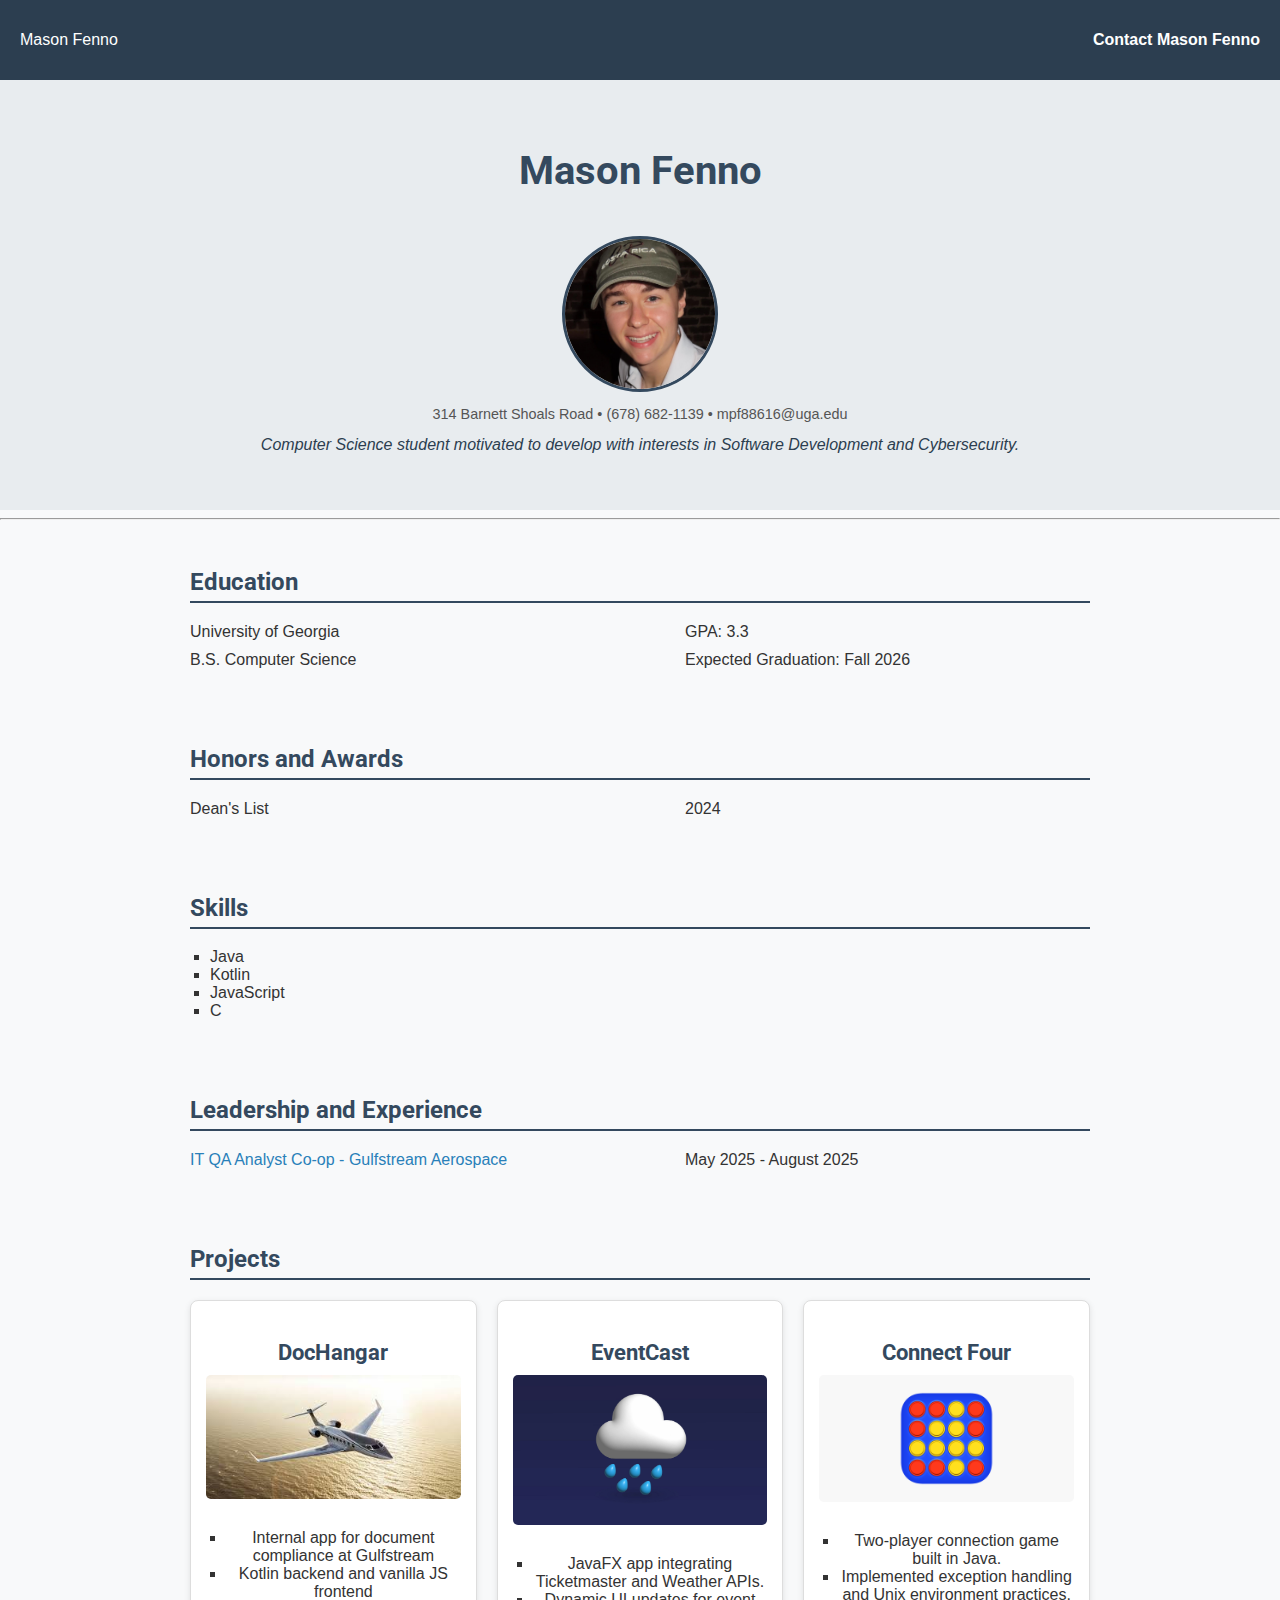
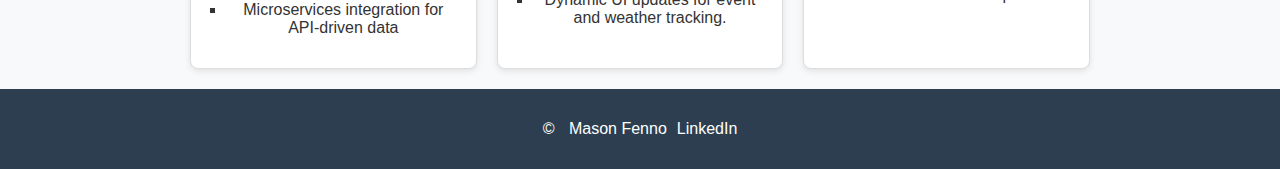
<file: index.html>
<!DOCTYPE html>
<html lang="en">
<head>
  <meta charset="UTF-8">
  <meta name="viewport" content="width=device-width, initial-scale=1.0">
  <title>Mason Fenno</title>
  <link rel="stylesheet" href="style.css">
  <link href="https://fonts.googleapis.com/css2?family=Roboto:wght@400;700&display=swap" rel="stylesheet">
</head>
<body>

  <nav>
    <p>Mason Fenno</p>
    <p><a href="contact.html">Contact Mason Fenno</a></p>
  </nav>

  <header>
    <h1>Mason Fenno</h1>
    <img src="headshot.jpg" alt="Headshot of Mason">
    <p class="address">314 Barnett Shoals Road &bull; (678) 682-1139 &bull; mpf88616@uga.edu</p>
    <p class="tagline">Computer Science student motivated to develop with interests in Software Development and Cybersecurity.</p>
  </header>

  <hr>

  <section>
    <h2>Education</h2>
    <dl>
      <dt>University of Georgia</dt>
      <dd>GPA: 3.3</dd>
      <dt>B.S. Computer Science</dt>
      <dd>Expected Graduation: Fall 2026</dd>
    </dl>
  </section>

  <section>
    <h2>Honors and Awards</h2>
    <dl>
      <dt>Dean's List</dt>
      <dd>2024</dd>
    </dl>
  </section>

  <section>
    <h2>Skills</h2>
    <ul>
      <li>Java</li>
      <li>Kotlin</li>
      <li>JavaScript</li>
      <li>C</li>
    </ul>
  </section>

  <section>
    <h2>Leadership and Experience</h2>
    <dl>
      <dt><a href="https://www.gulfstream.com/en/" target="_blank">IT QA Analyst Co-op - Gulfstream Aerospace</a></dt>
      <dd>May 2025 - August 2025</dd>
    </dl>
  </section>

  <section>
    <h2>Projects</h2>
    <div class="three-col">
      <div class="card">
        <h3>DocHangar</h3>
        <img src="gulfstream.jpeg" alt="Gulfstream DocHangar">
        <ul>
          <li>Internal app for document compliance at Gulfstream</li>
          <li>Kotlin backend and vanilla JS frontend</li>
          <li>Microservices integration for API-driven data</li>
        </ul>
      </div>

      <div class="card">
        <h3>EventCast</h3>
        <img src="event.jpeg" alt="EventCast">
        <ul>
          <li>JavaFX app integrating Ticketmaster and Weather APIs.</li>
          <li>Dynamic UI updates for event and weather tracking.</li>
        </ul>
      </div>

      <div class="card">
        <h3>Connect Four</h3>
        <img src="connect.png" alt="Connect Four">
        <ul>
          <li>Two-player connection game built in Java.</li>
          <li>Implemented exception handling and Unix environment practices.</li>
        </ul>
      </div>
    </div>
  </section>

  <footer>
    <p>&copy; <a href="contact.html">Mason Fenno</a></p>
    <a href="https://www.linkedin.com/in/masonfenno/" target="_blank">
      LinkedIn
    </a>
  </footer>

</body>
</html>
</file>
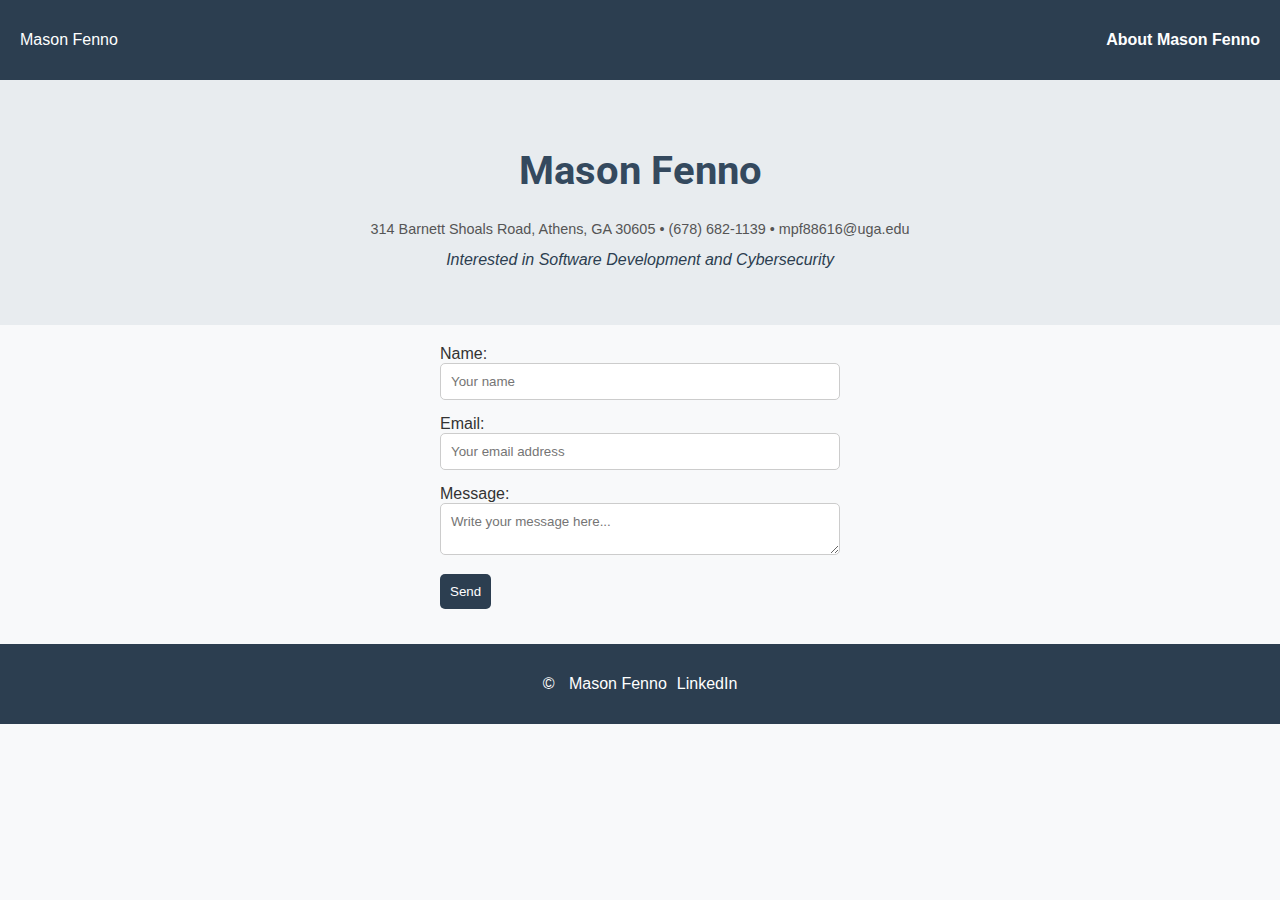
<file: contact.html>
<!DOCTYPE html>
<html lang="en">
<head>
  <meta charset="UTF-8">
  <meta name="viewport" content="width=device-width, initial-scale=1.0">
  <title>Contact Mason Fenno</title>
  <link rel="stylesheet" href="style.css">
  <link href="https://fonts.googleapis.com/css2?family=Roboto:wght@400;700&display=swap" rel="stylesheet">
</head>
<body>

  <nav>
    <p>Mason Fenno</p>
    <p><a href="index.html">About Mason Fenno</a></p>
  </nav>

  <header>
    <h1>Mason Fenno</h1>
    <p class="address">314 Barnett Shoals Road, Athens, GA 30605 &bull; (678) 682-1139 &bull; mpf88616@uga.edu</p>
    <p class="tagline">Interested in Software Development and Cybersecurity</p>
  </header>

  <section>
    <div class="one-col">
      <form method="POST" action="https://formsubmit.co/your_unique_form_id">
        <label for="name">Name:</label>
        <input type="text" id="name" name="name" placeholder="Your name" required>

        <label for="email">Email:</label>
        <input type="email" id="email" name="email" placeholder="Your email address" required>

        <label for="message">Message:</label>
        <textarea id="message" name="message" placeholder="Write your message here..."></textarea>

        <button type="submit">Send</button>
      </form>
    </div>
  </section>

  <footer>
    <p>&copy; <a href="index.html">Mason Fenno</a></p>
    <a href="https://www.linkedin.com/in/masonfenno/" target="_blank">
      LinkedIn
    </a>
  </footer>

</body>
</html>
</file>
<file: style.css>
body {
  margin: 0; 
  font-family: Arial, sans-serif;
  background-color: #f8f9fa;
  color: #333;
}

nav {
  display: flex;
  justify-content: space-between; 
  align-items: center;
  background-color: #2c3e50;
  padding: 15px 20px;
  color: white;
}

nav a {
  color: white;
  text-decoration: none;
  font-weight: bold;
}

nav a:hover {
  color: #1abc9c;
}

footer {
  display: flex;
  justify-content: center;
  align-items: center;
  background-color: #2c3e50;
  color: white;
  padding: 15px;
}

footer a {
  color: white;
  text-decoration: none;
  margin-left: 10px;
}

footer a:hover {
  color: #1abc9c;
}

header {
  text-align: center;
  background: #e8ecef;
  padding: 40px 20px;
}

header h1 {
  font-family: 'Roboto', sans-serif; 
  font-size: 2.5em;
  color: #34495e;
}

header img {
  border-radius: 50%; 
  border: 3px solid #34495e;
  margin-top: 15px;
  width: 150px;
  height: 150px;
  object-fit: cover;
}

.address {
  font-size: 0.9em;
  color: #555;
  margin-top: 10px;
}

.tagline {
  font-style: italic;
  color: #2c3e50;
  margin-top: 8px;
}

section {
  padding: 20px;
  margin: 0 auto;
  max-width: 900px;
}

section h2 {
  font-family: 'Roboto', sans-serif;
  color: #34495e;
  border-bottom: 2px solid #34495e;
  padding-bottom: 5px;
}

section h3 {
  font-family: 'Roboto', sans-serif;
  color: #34495e;
  font-size: 1.4em;
  margin-bottom: 10px;
}

section dl {
  display: grid;
  grid-template-columns: 1fr 1fr; 
  gap: 10px;
  margin-top: 10px;
}

section ul {
  list-style-type: square;
  padding-left: 20px;
}

a {
  color: #2980b9;
  text-decoration: none;
}

a:hover {
  color: #1abc9c;
  text-decoration: underline;
}

.three-col {
  display: grid;
  grid-template-columns: repeat(3, 1fr);
  gap: 20px;
  margin-top: 20px;
}

.card {
  background: #ffffff;
  border: 1px solid #ddd;
  border-radius: 8px;
  padding: 15px;
  text-align: center;
  box-shadow: 0 2px 6px rgba(0, 0, 0, 0.1);
}

.card img {
  width: 100%;
  max-height: 150px;
  object-fit: cover;
  border-radius: 5px;
  margin-bottom: 10px;
}

input,
textarea {
  margin-bottom: 15px;
  padding: 10px;
  border: 1px solid #ccc;
  border-radius: 5px;
  font-family: Arial, sans-serif;
  width: 100%;
  box-sizing: border-box;
}

.one-col {
  display: flex;
  flex-direction: column;
  max-width: 400px;
  margin: 0 auto;
}

.one-col input,
.one-col textarea,
.one-col button {
  margin-bottom: 15px;
  padding: 10px;
  border: 1px solid #ccc;
  border-radius: 5px;
}

.one-col button {
  background-color: #2c3e50;
  color: white;
  cursor: pointer;
  border: none;
}

.one-col button:hover {
  background-color: #1abc9c;
}

@media (max-width: 768px) {
  nav {
    flex-direction: column;
    text-align: center;
  }

  .three-col {
    grid-template-columns: 1fr; 
    text-align: center;
  }

  header img {
    width: 120px;
    height: 120px;
  }
}
</file>
